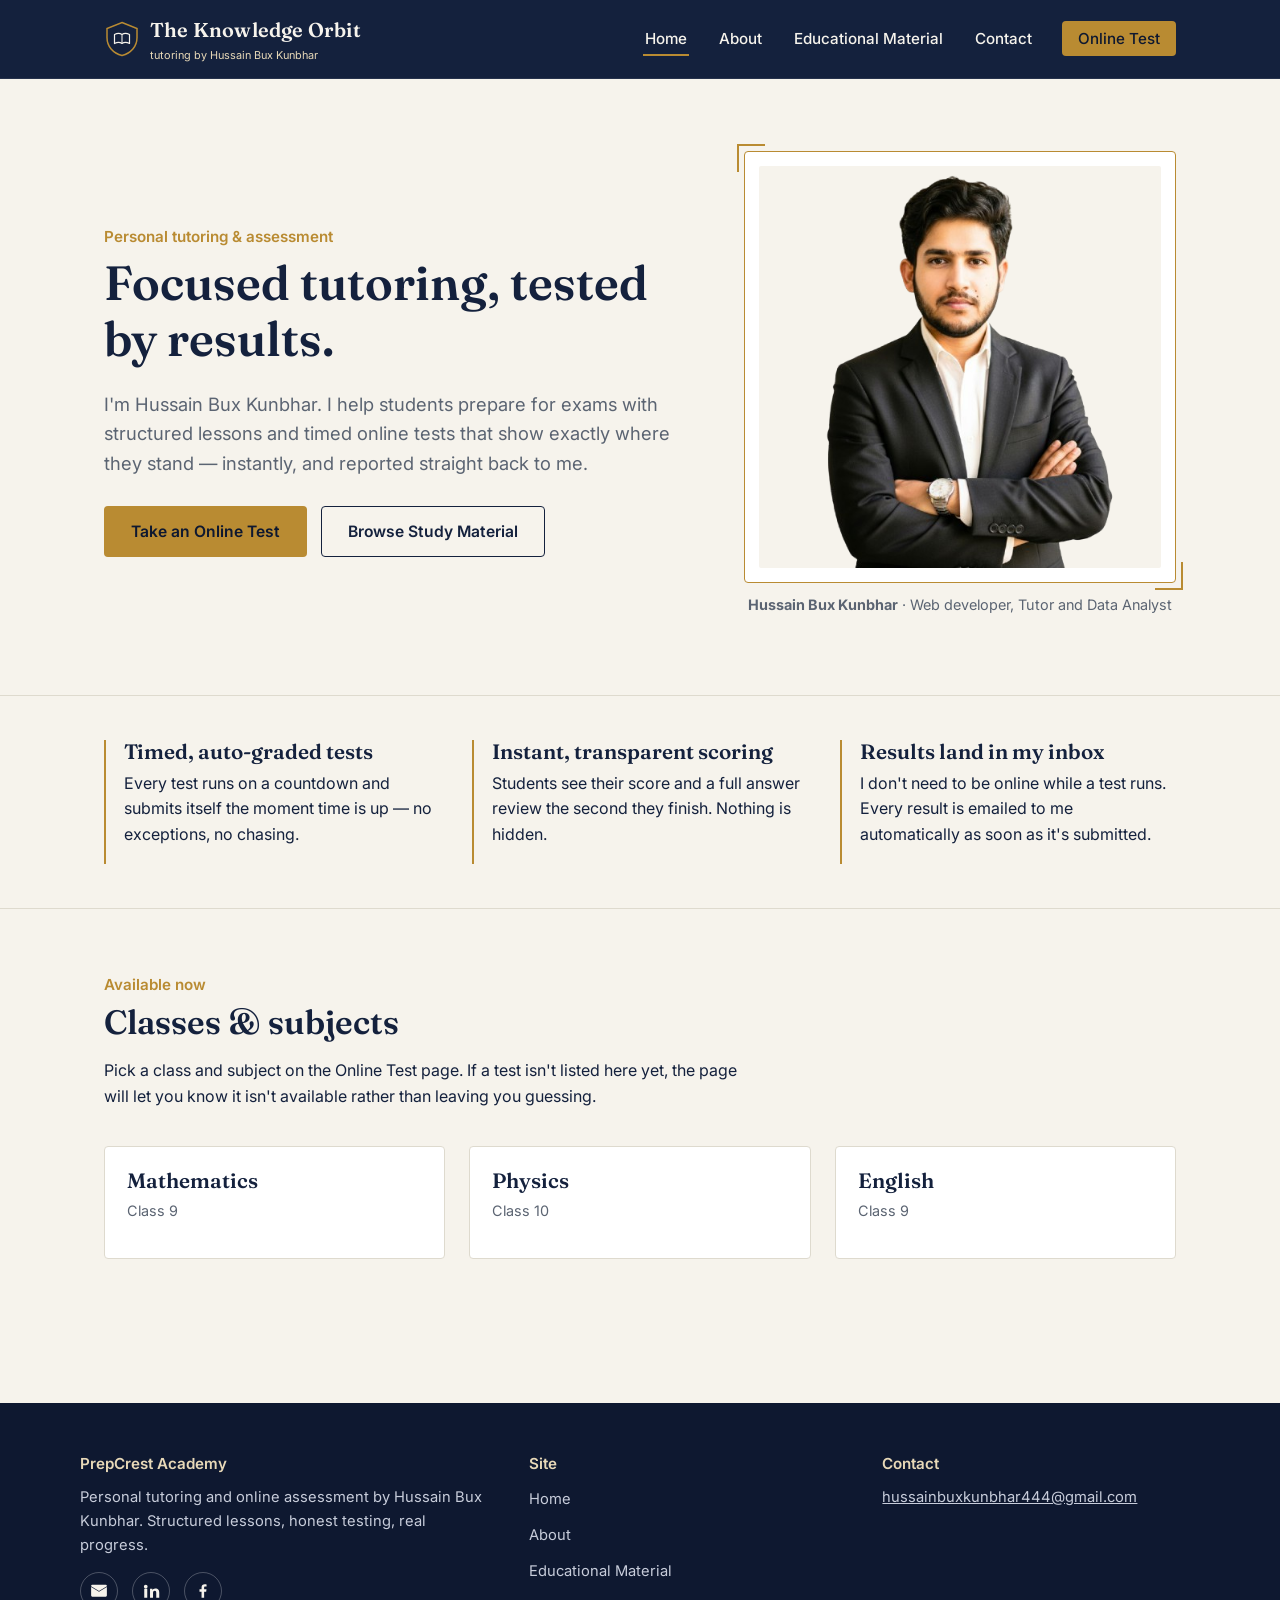
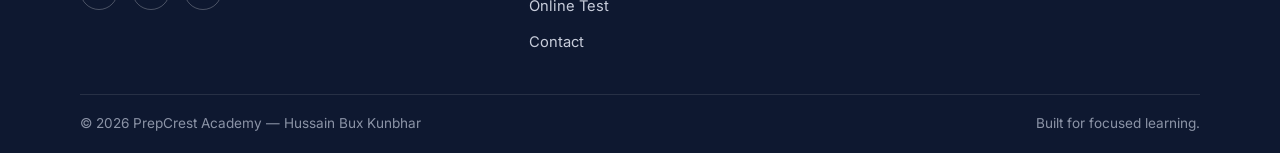
<file: index.html>
<!DOCTYPE html>
<html lang="en">
<head>
<meta charset="UTF-8" />
<meta name="viewport" content="width=device-width, initial-scale=1.0" />
<title>The Knowledge Orbit — Tutoring by Hussain Bux Kunbhar</title>
<meta name="description" content="Personal tutoring, online tests, and study material from Hussain Bux Kunbhar." />
<link rel="preconnect" href="https://fonts.googleapis.com">
<link rel="preconnect" href="https://fonts.gstatic.com" crossorigin>
<link href="https://fonts.googleapis.com/css2?family=Fraunces:wght@500;600;700&family=Inter:wght@400;500;600;700&display=swap" rel="stylesheet">
<link rel="stylesheet" href="css/style.css" />
<!-- Favicon: a simple gold-on-navy crest, generated inline so no extra file is needed -->
<link rel="icon" href="data:image/svg+xml,%3Csvg xmlns='http://www.w3.org/2000/svg' viewBox='0 0 48 48'%3E%3Cpath d='M24 2 L44 10 V22 C44 34 36 43 24 46 C12 43 4 34 4 22 V10 Z' fill='%2314213D' stroke='%23B98B32' stroke-width='2'/%3E%3C/svg%3E">
</head>
<body>

<header class="site-header">
  <nav class="nav">
    <a href="index.html" class="brand">
      <svg class="brand-mark" viewBox="0 0 48 48" xmlns="http://www.w3.org/2000/svg" aria-hidden="true">
        <path d="M24 2 L44 10 V22 C44 34 36 43 24 46 C12 43 4 34 4 22 V10 Z" fill="#14213D" stroke="#B98B32" stroke-width="2"/>
        <path d="M14 18 C18 16 21 16 24 18 C27 16 30 16 34 18 V30 C30 28 27 28 24 30 C21 28 18 28 14 30 Z" fill="none" stroke="#F6F3EC" stroke-width="1.6" stroke-linejoin="round"/>
        <line x1="24" y1="18" x2="24" y2="30" stroke="#F6F3EC" stroke-width="1.4"/>
      </svg>
      <span>
        <span class="brand-name">The Knowledge Orbit</span>
        <span class="brand-tagline">tutoring by Hussain Bux Kunbhar</span>
      </span>
    </a>
    <button class="nav-toggle" aria-label="Open menu" aria-expanded="false">&#9776;</button>
    <ul class="nav-links">
      <li><a href="index.html" aria-current="page">Home</a></li>
      <li><a href="about.html">About</a></li>
      <li><a href="material.html">Educational Material</a></li>
      <li><a href="contact.html">Contact</a></li>
      <li><a href="test.html" class="nav-cta">Online Test</a></li>
    </ul>
  </nav>
</header>

<main>

  <section class="hero">
    <div class="container hero-grid">
      <div class="hero-copy">
        <p class="eyebrow-label">Personal tutoring &amp; assessment</p>
        <h1>Focused tutoring, tested by results.</h1>
        <p class="lead">
          I'm Hussain Bux Kunbhar. I help students prepare for exams with
          structured lessons and timed online tests that show exactly where
          they stand — instantly, and reported straight back to me.
        </p>
        <div class="hero-actions">
          <a href="test.html" class="btn btn-gold">Take an Online Test</a>
          <a href="material.html" class="btn btn-outline">Browse Study Material</a>
        </div>
      </div>

      <div class="hero-photo">
        <div class="hero-photo-frame">
          <!--
            TUTOR PHOTO
            Replace the src below with the path to your photo, e.g. "assets/images/hussain-profile.jpg".
            Recommended size: a square (1:1) photo, at least 800x800 pixels,
            JPG or PNG, under 500KB. A plain-background head-and-shoulders
            photo works best. Until you add a real photo, your initials
            will show instead of a broken image.
          -->
          <img
            src="assets/images/hussain-profile.jpg"
            alt="Hussain Bux Kunbhar"
            class="tutor-photo"
            data-fallback-initials="HK"
          />
        </div>
        <p class="photo-caption"><b>Hussain Bux Kunbhar</b> &middot; Web developer, Tutor and Data Analyst
      </div>
    </div>
  </section>

  <section class="strip">
    <div class="container strip-grid">
      <div class="strip-item">
        <h3>Timed, auto-graded tests</h3>
        <p>Every test runs on a countdown and submits itself the moment time is up — no exceptions, no chasing.</p>
      </div>
      <div class="strip-item">
        <h3>Instant, transparent scoring</h3>
        <p>Students see their score and a full answer review the second they finish. Nothing is hidden.</p>
      </div>
      <div class="strip-item">
        <h3>Results land in my inbox</h3>
        <p>I don't need to be online while a test runs. Every result is emailed to me automatically as soon as it's submitted.</p>
      </div>
    </div>
  </section>

  <section class="section">
    <div class="container">
      <div class="section-head">
        <p class="eyebrow-label">Available now</p>
        <h2>Classes &amp; subjects</h2>
        <p>Pick a class and subject on the Online Test page. If a test isn't listed here yet, the page will let you know it isn't available rather than leaving you guessing.</p>
      </div>
      <div class="grid-3">
        <div class="subject-card">
          <h3>Mathematics</h3>
          <p class="subject-meta">Class 9</p>
        </div>
        <div class="subject-card">
          <h3>Physics</h3>
          <p class="subject-meta">Class 10</p>
        </div>
        <div class="subject-card">
          <h3>English</h3>
          <p class="subject-meta">Class 9</p>
        </div>
      </div>
    </div>
  </section>

</main>

<footer class="site-footer" id="site-footer"></footer>
<script src="js/footer.js"></script>
<script src="js/script.js"></script>
</body>
</html>
</file>
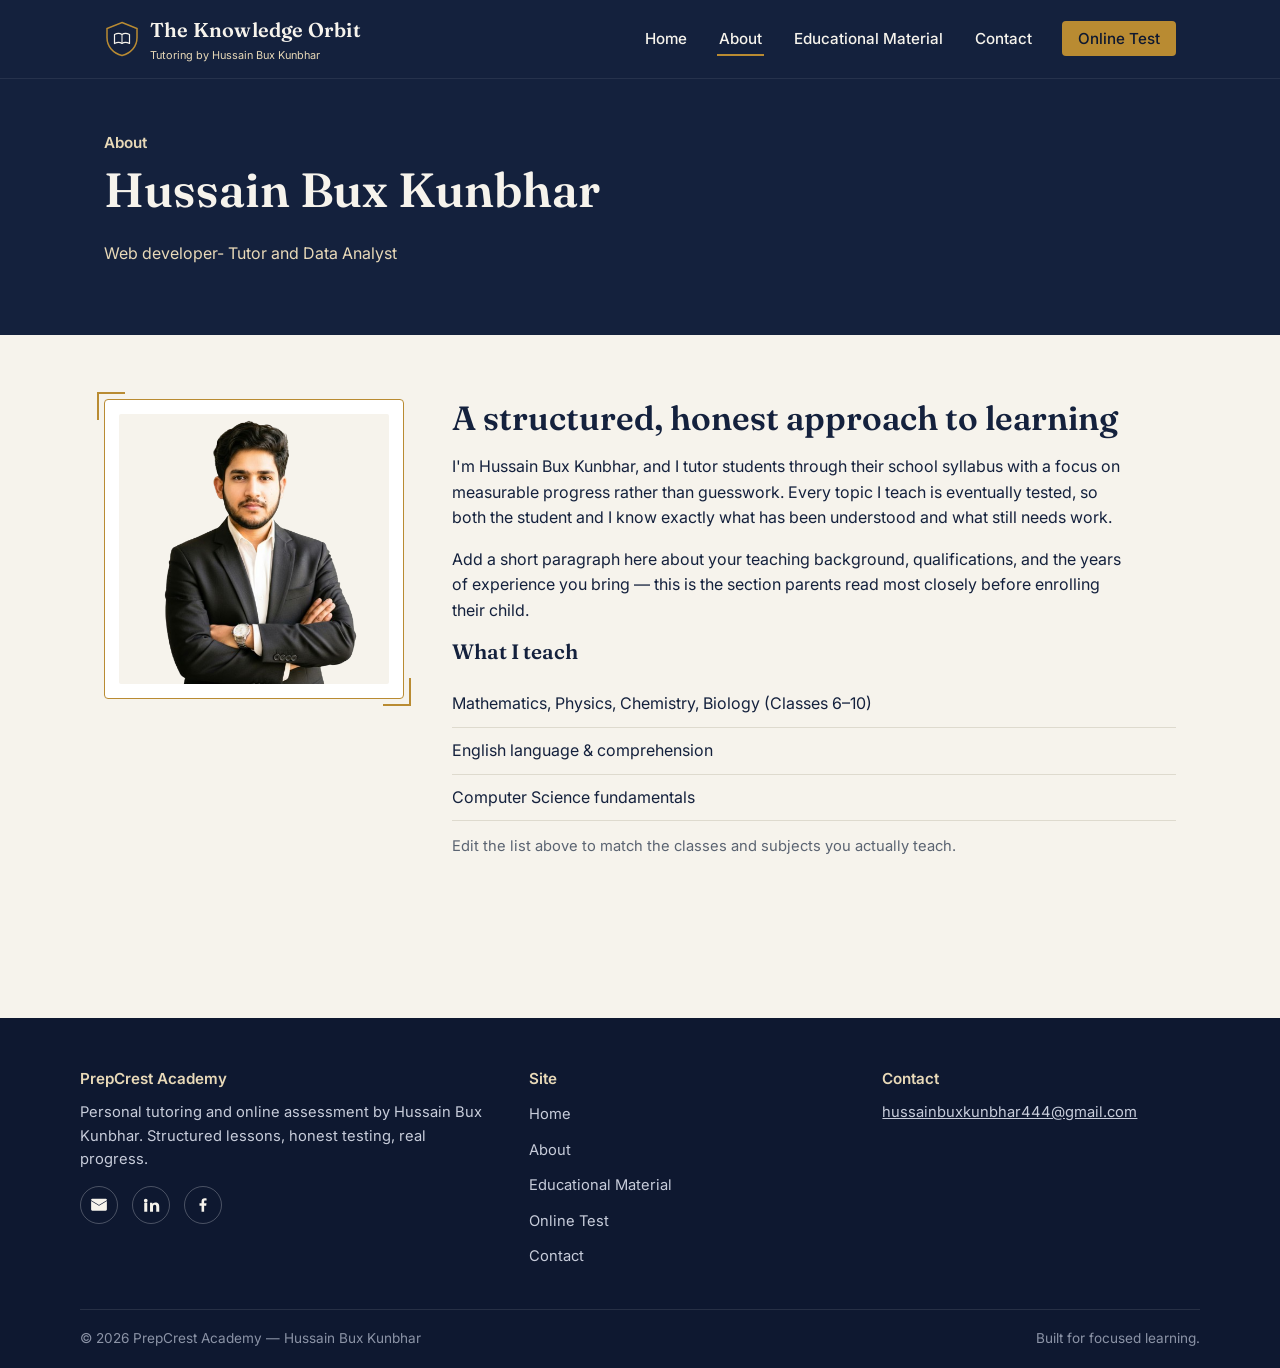
<file: about.html>
<!DOCTYPE html>
<html lang="en">
<head>
<meta charset="UTF-8" />
<meta name="viewport" content="width=device-width, initial-scale=1.0" />
<title>About Hussain Bux Kunbhar — The Knowledge Orbit</title>
<link rel="preconnect" href="https://fonts.googleapis.com">
<link rel="preconnect" href="https://fonts.gstatic.com" crossorigin>
<link href="https://fonts.googleapis.com/css2?family=Fraunces:wght@500;600;700&family=Inter:wght@400;500;600;700&display=swap" rel="stylesheet">
<link rel="stylesheet" href="css/style.css" />
<link rel="icon" href="data:image/svg+xml,%3Csvg xmlns='http://www.w3.org/2000/svg' viewBox='0 0 48 48'%3E%3Cpath d='M24 2 L44 10 V22 C44 34 36 43 24 46 C12 43 4 34 4 22 V10 Z' fill='%2314213D' stroke='%23B98B32' stroke-width='2'/%3E%3C/svg%3E">
</head>
<body>

<header class="site-header">
  <nav class="nav">
    <a href="index.html" class="brand">
      <svg class="brand-mark" viewBox="0 0 48 48" xmlns="http://www.w3.org/2000/svg" aria-hidden="true">
        <path d="M24 2 L44 10 V22 C44 34 36 43 24 46 C12 43 4 34 4 22 V10 Z" fill="#14213D" stroke="#B98B32" stroke-width="2"/>
        <path d="M14 18 C18 16 21 16 24 18 C27 16 30 16 34 18 V30 C30 28 27 28 24 30 C21 28 18 28 14 30 Z" fill="none" stroke="#F6F3EC" stroke-width="1.6" stroke-linejoin="round"/>
        <line x1="24" y1="18" x2="24" y2="30" stroke="#F6F3EC" stroke-width="1.4"/>
      </svg>
      <span>
        <span class="brand-name">The Knowledge Orbit</span>
        <span class="brand-tagline">Tutoring by Hussain Bux Kunbhar</span>
      </span>
    </a>
    <button class="nav-toggle" aria-label="Open menu" aria-expanded="false">&#9776;</button>
    <ul class="nav-links">
      <li><a href="index.html">Home</a></li>
      <li><a href="about.html" aria-current="page">About</a></li>
      <li><a href="material.html">Educational Material</a></li>
      <li><a href="contact.html">Contact</a></li>
      <li><a href="test.html" class="nav-cta">Online Test</a></li>
    </ul>
  </nav>
</header>

<main>

  <section class="page-banner">
    <div class="container">
      <p class="eyebrow-label">About</p>
      <h1>Hussain Bux Kunbhar</h1>
      <p>Web developer- Tutor  and  Data Analyst</p>
    </div>
  </section>

  <section class="section">
    <div class="container about-grid">
      <div>
        <div class="hero-photo-frame">
          <!--
            Same photo slot as the home page. Recommended size: square
            (1:1), at least 800x800 pixels, JPG or PNG, under 500KB.
          -->
          <img
            src="assets/images/hussain-profile.jpg"
            alt="Hussain Bux Kunbhar"
            class="tutor-photo"
            data-fallback-initials="HK"
          />
        </div>
      </div>

      <div>
        <h2>A structured, honest approach to learning</h2>
        <p>
          I'm Hussain Bux Kunbhar, and I tutor students through their
          school syllabus with a focus on measurable progress rather than
          guesswork. Every topic I teach is eventually tested, so both the
          student and I know exactly what has been understood and what
          still needs work.
        </p>
        <p>
          <!-- Replace this paragraph with your own background, qualifications, and experience. -->
          Add a short paragraph here about your teaching background,
          qualifications, and the years of experience you bring — this is
          the section parents read most closely before enrolling their
          child.
        </p>

        <h3>What I teach</h3>
        <ul class="credential-list">
          <li>Mathematics, Physics, Chemistry, Biology (Classes 6&ndash;10)</li>
          <li>English language &amp; comprehension</li>
          <li>Computer Science fundamentals</li>
        </ul>
        <p style="margin-top:14px; color:var(--slate); font-size:0.92rem;">
          Edit the list above to match the classes and subjects you actually teach.
        </p>
      </div>
    </div>
  </section>

</main>

<footer class="site-footer" id="site-footer"></footer>
<script src="js/footer.js"></script>
<script src="js/script.js"></script>
</body>
</html>
</file>
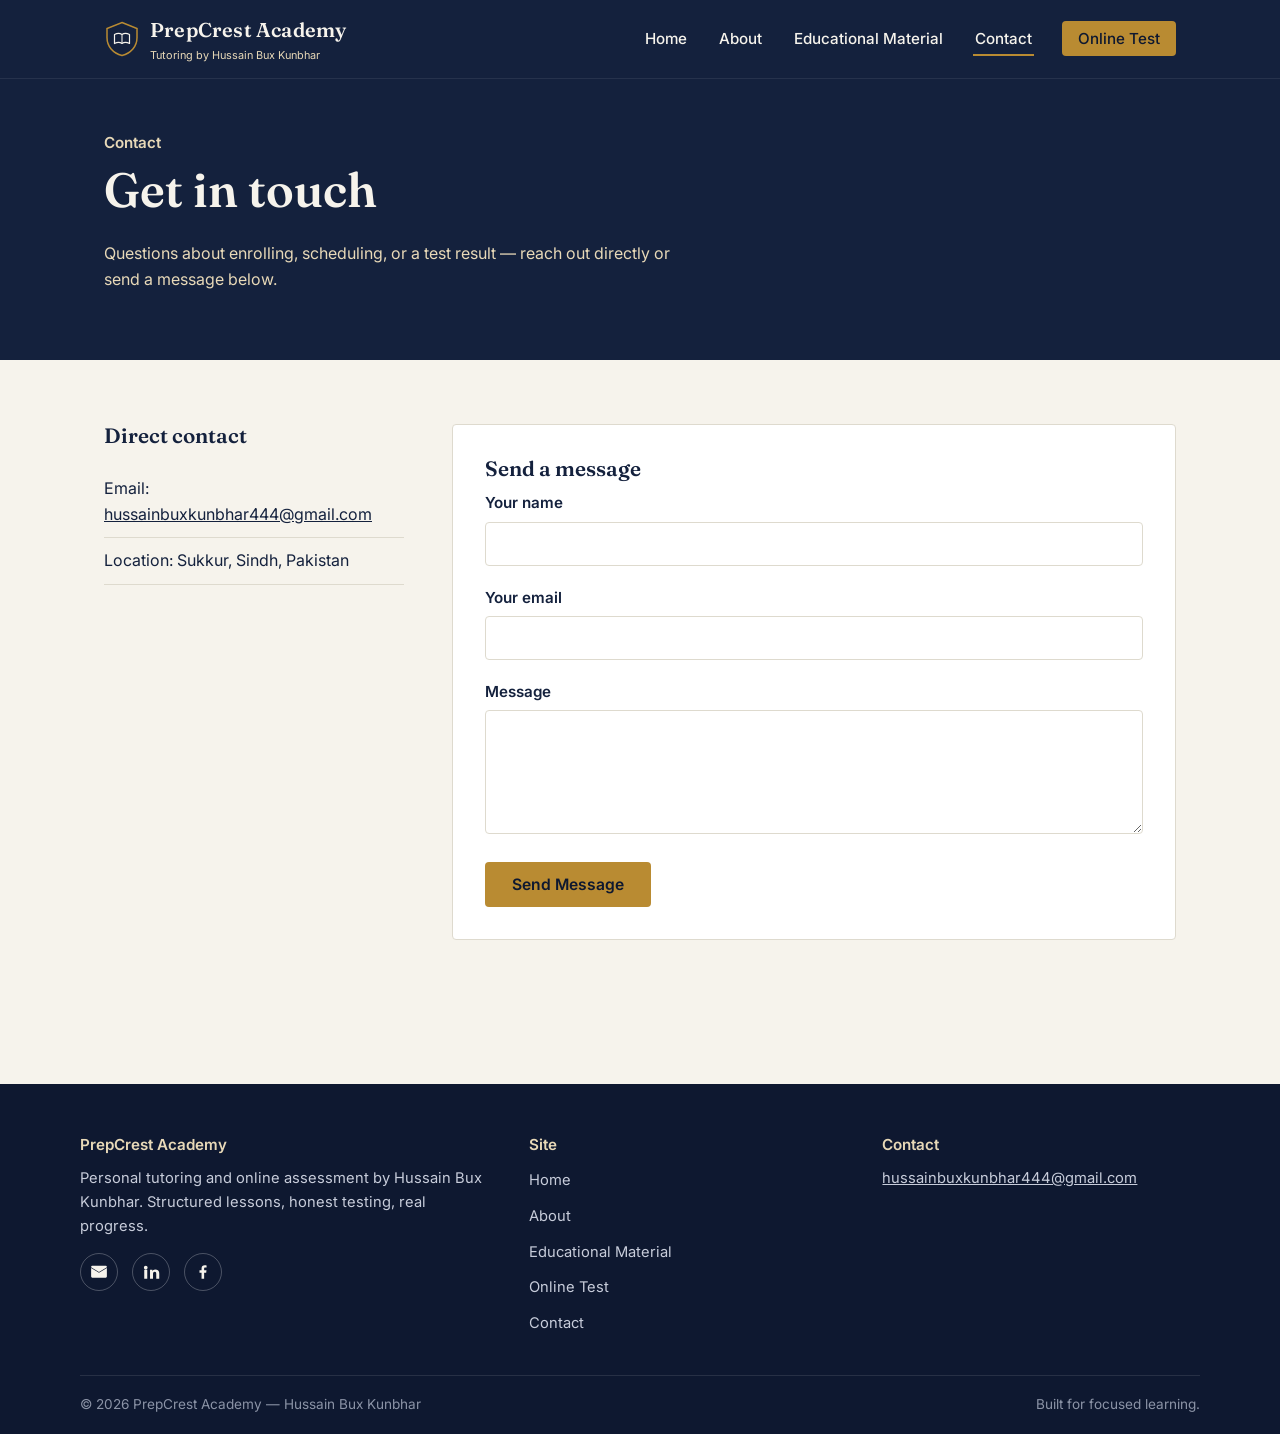
<file: contact.html>
<!DOCTYPE html>
<html lang="en">
<head>
<meta charset="UTF-8" />
<meta name="viewport" content="width=device-width, initial-scale=1.0" />
<title>Contact — PrepCrest Academy</title>
<link rel="preconnect" href="https://fonts.googleapis.com">
<link rel="preconnect" href="https://fonts.gstatic.com" crossorigin>
<link href="https://fonts.googleapis.com/css2?family=Fraunces:wght@500;600;700&family=Inter:wght@400;500;600;700&display=swap" rel="stylesheet">
<link rel="stylesheet" href="css/style.css" />
<link rel="icon" href="data:image/svg+xml,%3Csvg xmlns='http://www.w3.org/2000/svg' viewBox='0 0 48 48'%3E%3Cpath d='M24 2 L44 10 V22 C44 34 36 43 24 46 C12 43 4 34 4 22 V10 Z' fill='%2314213D' stroke='%23B98B32' stroke-width='2'/%3E%3C/svg%3E">
</head>
<body>

<header class="site-header">
  <nav class="nav">
    <a href="index.html" class="brand">
      <svg class="brand-mark" viewBox="0 0 48 48" xmlns="http://www.w3.org/2000/svg" aria-hidden="true">
        <path d="M24 2 L44 10 V22 C44 34 36 43 24 46 C12 43 4 34 4 22 V10 Z" fill="#14213D" stroke="#B98B32" stroke-width="2"/>
        <path d="M14 18 C18 16 21 16 24 18 C27 16 30 16 34 18 V30 C30 28 27 28 24 30 C21 28 18 28 14 30 Z" fill="none" stroke="#F6F3EC" stroke-width="1.6" stroke-linejoin="round"/>
        <line x1="24" y1="18" x2="24" y2="30" stroke="#F6F3EC" stroke-width="1.4"/>
      </svg>
      <span>
        <span class="brand-name">PrepCrest Academy</span>
        <span class="brand-tagline">Tutoring by Hussain Bux Kunbhar</span>
      </span>
    </a>
    <button class="nav-toggle" aria-label="Open menu" aria-expanded="false">&#9776;</button>
    <ul class="nav-links">
      <li><a href="index.html">Home</a></li>
      <li><a href="about.html">About</a></li>
      <li><a href="material.html">Educational Material</a></li>
      <li><a href="contact.html" aria-current="page">Contact</a></li>
      <li><a href="test.html" class="nav-cta">Online Test</a></li>
    </ul>
  </nav>
</header>

<main>

  <section class="page-banner">
    <div class="container">
      <p class="eyebrow-label">Contact</p>
      <h1>Get in touch</h1>
      <p>Questions about enrolling, scheduling, or a test result — reach out directly or send a message below.</p>
    </div>
  </section>

  <section class="section">
    <div class="container about-grid">
      <div>
        <h3>Direct contact</h3>
        <ul class="credential-list">
          <li>Email: <a href="mailto:hussainbuxkunbhar444@gmail.com">hussainbuxkunbhar444@gmail.com</a></li>
          <li>Location: Sukkur, Sindh, Pakistan</li>
        </ul>
      </div>

      <div class="panel">
        <h3>Send a message</h3>
        <form id="contact-form">
          <div class="field">
            <label for="contact-name">Your name</label>
            <input type="text" id="contact-name" name="name" required />
          </div>
          <div class="field">
            <label for="contact-email">Your email</label>
            <input type="text" id="contact-email" name="email" required />
          </div>
          <div class="field">
            <label for="contact-message">Message</label>
            <textarea id="contact-message" name="message" rows="5" required
              style="width:100%; padding:11px 12px; border:1.5px solid var(--hairline); border-radius:var(--radius); font-family:var(--font-body); font-size:1rem;"></textarea>
          </div>
          <div id="contact-status" class="notice hidden"></div>
          <button type="submit" id="contact-submit-btn" class="btn btn-gold">Send Message</button>
        </form>
      </div>
    </div>
  </section>

</main>

<footer class="site-footer" id="site-footer"></footer>
<script src="js/footer.js"></script>
<script src="js/script.js"></script>
<script>
  var CONTACT_FORMSPREE_ENDPOINT = "https://formspree.io/f/xppwpzow";

  document.getElementById("contact-form").addEventListener("submit", function (e) {
    e.preventDefault();
    var status = document.getElementById("contact-status");
    var submitBtn = document.getElementById("contact-submit-btn");

    if (!CONTACT_FORMSPREE_ENDPOINT) {
      status.className = "notice notice-danger";
      status.textContent = "Contact form isn't connected yet — add your Formspree endpoint in contact.html.";
      status.classList.remove("hidden");
      return;
    }

    var payload = {
      name: document.getElementById("contact-name").value,
      email: document.getElementById("contact-email").value,
      message: document.getElementById("contact-message").value,
    };

    submitBtn.disabled = true;
    submitBtn.textContent = "Sending...";
    status.classList.add("hidden");

    fetch(CONTACT_FORMSPREE_ENDPOINT, {
      method: "POST",
      headers: { "Content-Type": "application/json", Accept: "application/json" },
      body: JSON.stringify(payload),
    })
      .then(function (response) {
        if (!response.ok) {
          throw new Error("Formspree responded with status " + response.status);
        }
        status.className = "notice notice-success";
        status.textContent = "Message sent — thank you, I'll reply soon.";
        status.classList.remove("hidden");
        document.getElementById("contact-form").reset();
      })
      .catch(function (err) {
        console.error("Contact form submission failed:", err);
        status.className = "notice notice-danger";
        status.textContent = "Something went wrong sending your message. Please email directly instead.";
        status.classList.remove("hidden");
      })
      .finally(function () {
        submitBtn.disabled = false;
        submitBtn.textContent = "Send Message";
      });
  });
</script>
</body>
</html>
</file>
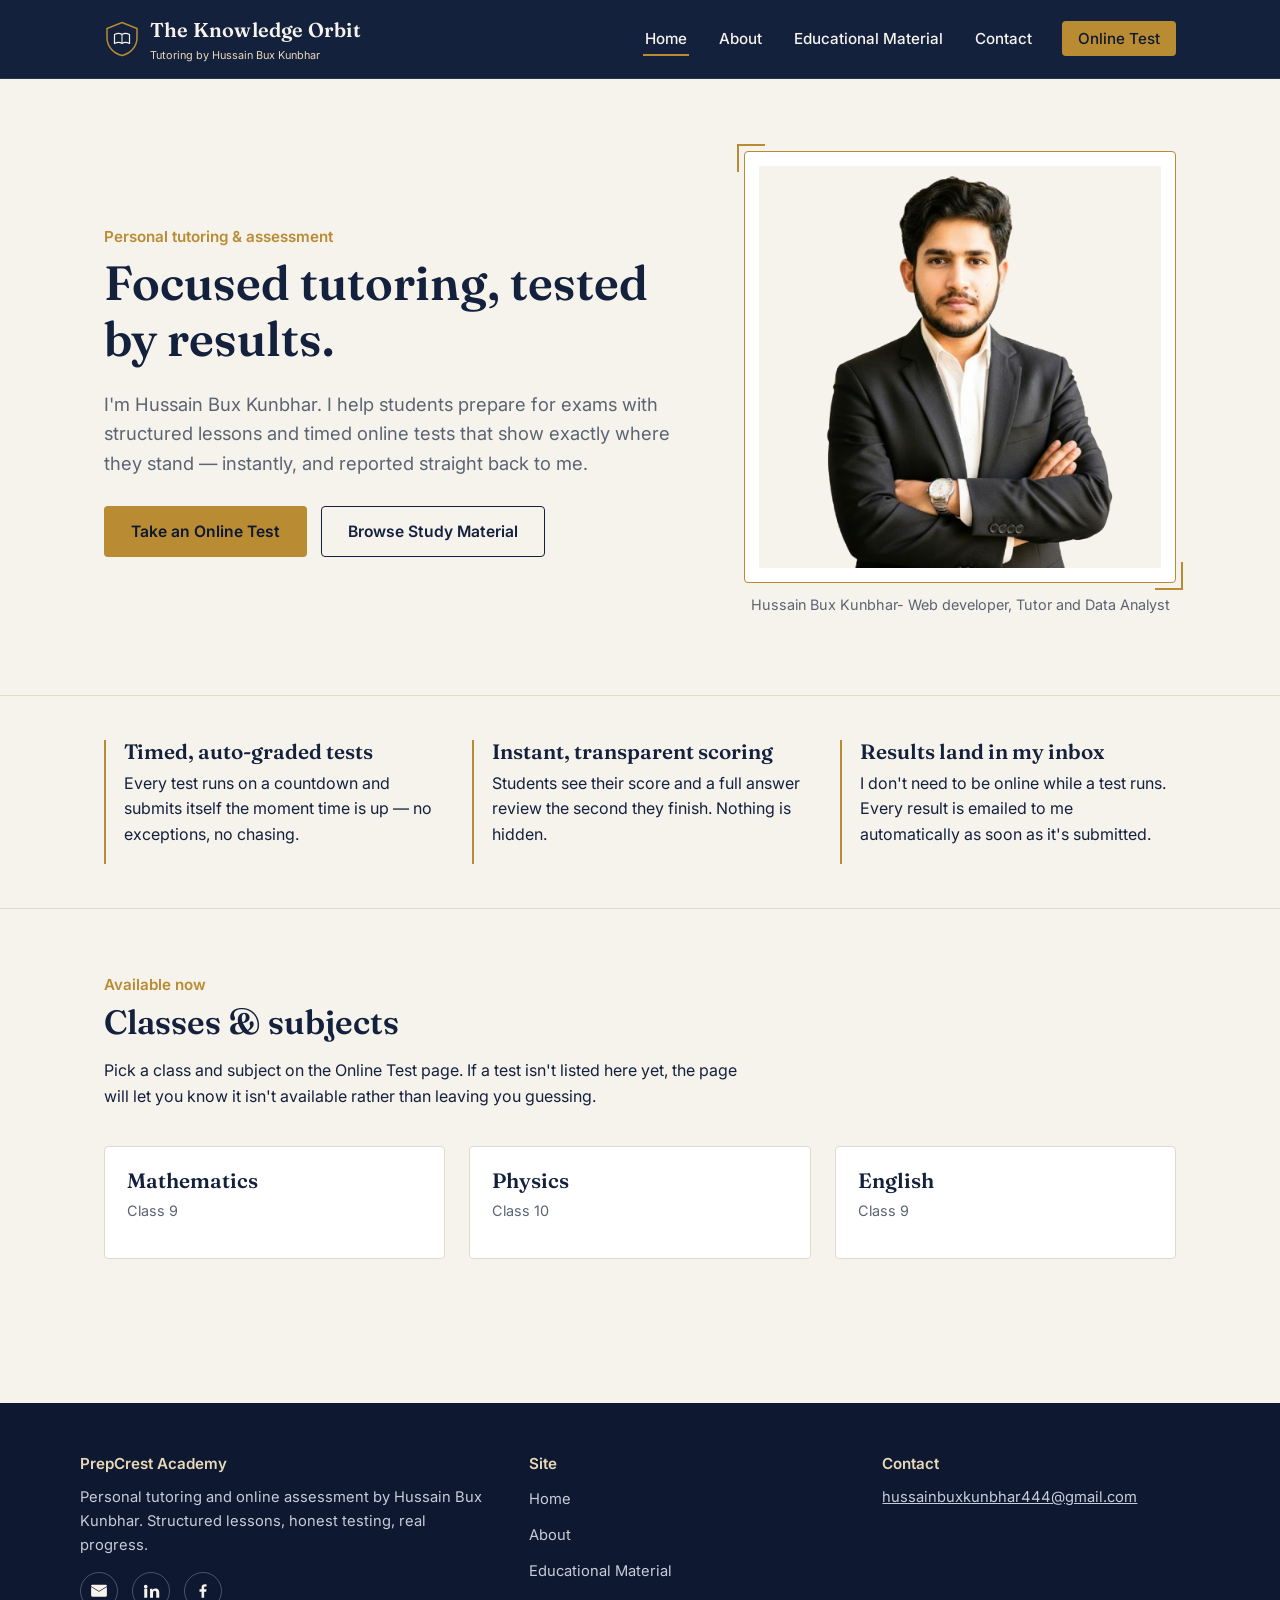
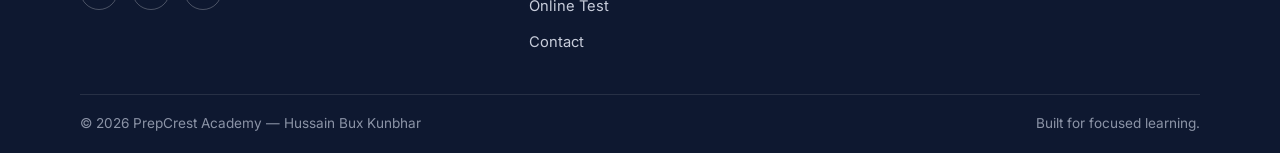
<file: index(1).html>
<!DOCTYPE html>
<html lang="en">
<head>
<meta charset="UTF-8" />
<meta name="viewport" content="width=device-width, initial-scale=1.0" />
<title>The Knowledge Orbit — Tutoring by Hussain Bux Kunbhar</title>
<meta name="description" content="Personal tutoring, online tests, and study material from Hussain Bux Kunbhar." />
<link rel="preconnect" href="https://fonts.googleapis.com">
<link rel="preconnect" href="https://fonts.gstatic.com" crossorigin>
<link href="https://fonts.googleapis.com/css2?family=Fraunces:wght@500;600;700&family=Inter:wght@400;500;600;700&display=swap" rel="stylesheet">
<link rel="stylesheet" href="css/style.css" />
<!-- Favicon: a simple gold-on-navy crest, generated inline so no extra file is needed -->
<link rel="icon" href="data:image/svg+xml,%3Csvg xmlns='http://www.w3.org/2000/svg' viewBox='0 0 48 48'%3E%3Cpath d='M24 2 L44 10 V22 C44 34 36 43 24 46 C12 43 4 34 4 22 V10 Z' fill='%2314213D' stroke='%23B98B32' stroke-width='2'/%3E%3C/svg%3E">
</head>
<body>

<header class="site-header">
  <nav class="nav">
    <a href="index.html" class="brand">
      <svg class="brand-mark" viewBox="0 0 48 48" xmlns="http://www.w3.org/2000/svg" aria-hidden="true">
        <path d="M24 2 L44 10 V22 C44 34 36 43 24 46 C12 43 4 34 4 22 V10 Z" fill="#14213D" stroke="#B98B32" stroke-width="2"/>
        <path d="M14 18 C18 16 21 16 24 18 C27 16 30 16 34 18 V30 C30 28 27 28 24 30 C21 28 18 28 14 30 Z" fill="none" stroke="#F6F3EC" stroke-width="1.6" stroke-linejoin="round"/>
        <line x1="24" y1="18" x2="24" y2="30" stroke="#F6F3EC" stroke-width="1.4"/>
      </svg>
      <span>
        <span class="brand-name">The Knowledge Orbit</span>
        <span class="brand-tagline">Tutoring by Hussain Bux Kunbhar</span>
      </span>
    </a>
    <button class="nav-toggle" aria-label="Open menu" aria-expanded="false">&#9776;</button>
    <ul class="nav-links">
      <li><a href="index.html" aria-current="page">Home</a></li>
      <li><a href="about.html">About</a></li>
      <li><a href="material.html">Educational Material</a></li>
      <li><a href="contact.html">Contact</a></li>
      <li><a href="test.html" class="nav-cta">Online Test</a></li>
    </ul>
  </nav>
</header>

<main>

  <section class="hero">
    <div class="container hero-grid">
      <div class="hero-copy">
        <p class="eyebrow-label">Personal tutoring &amp; assessment</p>
        <h1>Focused tutoring, tested by results.</h1>
        <p class="lead">
          I'm Hussain Bux Kunbhar. I help students prepare for exams with
          structured lessons and timed online tests that show exactly where
          they stand — instantly, and reported straight back to me.
        </p>
        <div class="hero-actions">
          <a href="test.html" class="btn btn-gold">Take an Online Test</a>
          <a href="material.html" class="btn btn-outline">Browse Study Material</a>
        </div>
      </div>

      <div class="hero-photo">
        <div class="hero-photo-frame">
          <!--
            TUTOR PHOTO
            Replace the src below with the path to your photo, e.g. "assets/images/hussain-profile.jpg".
            Recommended size: a square (1:1) photo, at least 800x800 pixels,
            JPG or PNG, under 500KB. A plain-background head-and-shoulders
            photo works best. Until you add a real photo, your initials
            will show instead of a broken image.
          -->
          <img
            src="assets/images/hussain-profile.jpg"
            alt="Hussain Bux Kunbhar"
            class="tutor-photo"
            data-fallback-initials="HK"
          />
        </div>
        <p class="photo-caption">Hussain Bux Kunbhar- Web developer, Tutor and Data Analyst</p>
      </div>
    </div>
  </section>

  <section class="strip">
    <div class="container strip-grid">
      <div class="strip-item">
        <h3>Timed, auto-graded tests</h3>
        <p>Every test runs on a countdown and submits itself the moment time is up — no exceptions, no chasing.</p>
      </div>
      <div class="strip-item">
        <h3>Instant, transparent scoring</h3>
        <p>Students see their score and a full answer review the second they finish. Nothing is hidden.</p>
      </div>
      <div class="strip-item">
        <h3>Results land in my inbox</h3>
        <p>I don't need to be online while a test runs. Every result is emailed to me automatically as soon as it's submitted.</p>
      </div>
    </div>
  </section>

  <section class="section">
    <div class="container">
      <div class="section-head">
        <p class="eyebrow-label">Available now</p>
        <h2>Classes &amp; subjects</h2>
        <p>Pick a class and subject on the Online Test page. If a test isn't listed here yet, the page will let you know it isn't available rather than leaving you guessing.</p>
      </div>
      <div class="grid-3">
        <div class="subject-card">
          <h3>Mathematics</h3>
          <p class="subject-meta">Class 9</p>
        </div>
        <div class="subject-card">
          <h3>Physics</h3>
          <p class="subject-meta">Class 10</p>
        </div>
        <div class="subject-card">
          <h3>English</h3>
          <p class="subject-meta">Class 9</p>
        </div>
      </div>
    </div>
  </section>

</main>

<footer class="site-footer" id="site-footer"></footer>
<script src="js/footer.js"></script>
<script src="js/script.js"></script>
</body>
</html>
</file>
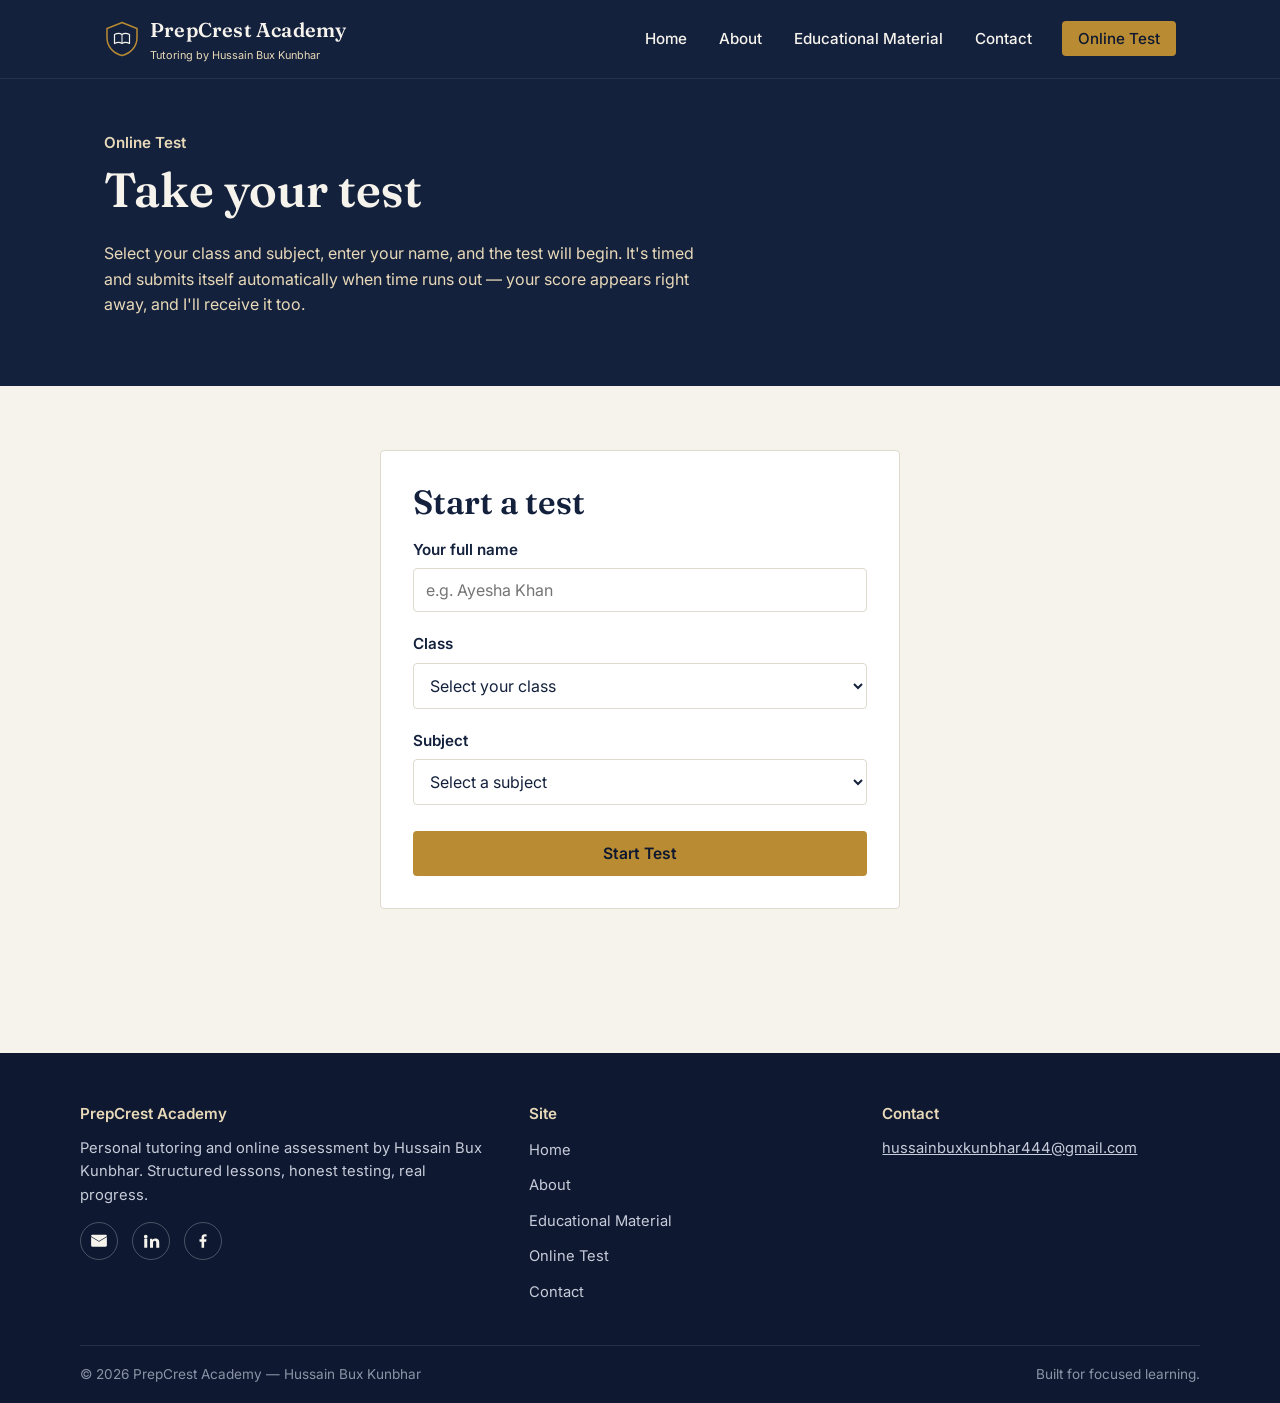
<file: test(1).html>
<!DOCTYPE html>
<html lang="en">
<head>
<meta charset="UTF-8" />
<meta name="viewport" content="width=device-width, initial-scale=1.0" />
<title>Online Test — PrepCrest Academy</title>
<link rel="preconnect" href="https://fonts.googleapis.com">
<link rel="preconnect" href="https://fonts.gstatic.com" crossorigin>
<link href="https://fonts.googleapis.com/css2?family=Fraunces:wght@500;600;700&family=Inter:wght@400;500;600;700&display=swap" rel="stylesheet">
<link rel="stylesheet" href="css/style.css" />
<link rel="icon" href="data:image/svg+xml,%3Csvg xmlns='http://www.w3.org/2000/svg' viewBox='0 0 48 48'%3E%3Cpath d='M24 2 L44 10 V22 C44 34 36 43 24 46 C12 43 4 34 4 22 V10 Z' fill='%2314213D' stroke='%23B98B32' stroke-width='2'/%3E%3C/svg%3E">
</head>
<body>

<header class="site-header">
  <nav class="nav">
    <a href="index.html" class="brand">
      <svg class="brand-mark" viewBox="0 0 48 48" xmlns="http://www.w3.org/2000/svg" aria-hidden="true">
        <path d="M24 2 L44 10 V22 C44 34 36 43 24 46 C12 43 4 34 4 22 V10 Z" fill="#14213D" stroke="#B98B32" stroke-width="2"/>
        <path d="M14 18 C18 16 21 16 24 18 C27 16 30 16 34 18 V30 C30 28 27 28 24 30 C21 28 18 28 14 30 Z" fill="none" stroke="#F6F3EC" stroke-width="1.6" stroke-linejoin="round"/>
        <line x1="24" y1="18" x2="24" y2="30" stroke="#F6F3EC" stroke-width="1.4"/>
      </svg>
      <span>
        <span class="brand-name">PrepCrest Academy</span>
        <span class="brand-tagline">Tutoring by Hussain Bux Kunbhar</span>
      </span>
    </a>
    <button class="nav-toggle" aria-label="Open menu" aria-expanded="false">&#9776;</button>
    <ul class="nav-links">
      <li><a href="index.html">Home</a></li>
      <li><a href="about.html">About</a></li>
      <li><a href="material.html">Educational Material</a></li>
      <li><a href="contact.html">Contact</a></li>
      <li><a href="test.html" class="nav-cta" aria-current="page">Online Test</a></li>
    </ul>
  </nav>
</header>

<main>

  <section class="page-banner">
    <div class="container">
      <p class="eyebrow-label">Online Test</p>
      <h1>Take your test</h1>
      <p>Select your class and subject, enter your name, and the test will begin. It's timed and submits itself automatically when time runs out — your score appears right away, and I'll receive it too.</p>
    </div>
  </section>

  <section class="section">
    <div class="container">

      <!-- STEP 1: Selection -->
      <div id="test-select-panel" class="panel test-select-panel">
        <h2>Start a test</h2>
        <form id="test-select-form" novalidate>
          <div class="field">
            <label for="select-name">Your full name</label>
            <input type="text" id="select-name" placeholder="e.g. Ayesha Khan" autocomplete="name" />
          </div>
          <div class="field">
            <label for="select-class">Class</label>
            <select id="select-class">
              <option value="">Select your class</option>
            </select>
          </div>
          <div class="field">
            <label for="select-subject">Subject</label>
            <select id="select-subject">
              <option value="">Select a subject</option>
            </select>
          </div>
          <div id="select-error" class="notice notice-danger hidden"></div>
          <button type="submit" class="btn btn-gold" style="width:100%; margin-top:6px;">Start Test</button>
        </form>
      </div>

      <!-- STEP 2: Quiz (hidden until a valid test is selected) -->
      <div id="quiz-panel" class="hidden">
        <div class="quiz-meta-strip">
          <span id="quiz-student-name"></span>
        </div>
        <div class="quiz-header">
          <h2 id="quiz-title" style="margin:0;"></h2>
          <div class="quiz-progress-track">
            <div class="quiz-progress-fill" id="progress-fill"></div>
          </div>
          <div class="timer" id="timer">00:00</div>
        </div>

        <div id="question-container"></div>

        <div class="quiz-nav">
          <button type="button" id="btn-prev" class="btn btn-outline">Previous</button>
          <div>
            <button type="button" id="btn-next" class="btn btn-primary">Next</button>
            <button type="button" id="btn-submit" class="btn btn-gold hidden">Submit Test</button>
          </div>
        </div>
      </div>

      <!-- STEP 3: Results -->
      <div id="results-panel" class="hidden"></div>

    </div>
  </section>

</main>

<footer class="site-footer" id="site-footer"></footer>
<script src="js/footer.js"></script>
<script src="js/questions.js"></script>
<script src="js/quiz.js"></script>
<script src="js/script.js"></script>
</body>
</html>
</file>
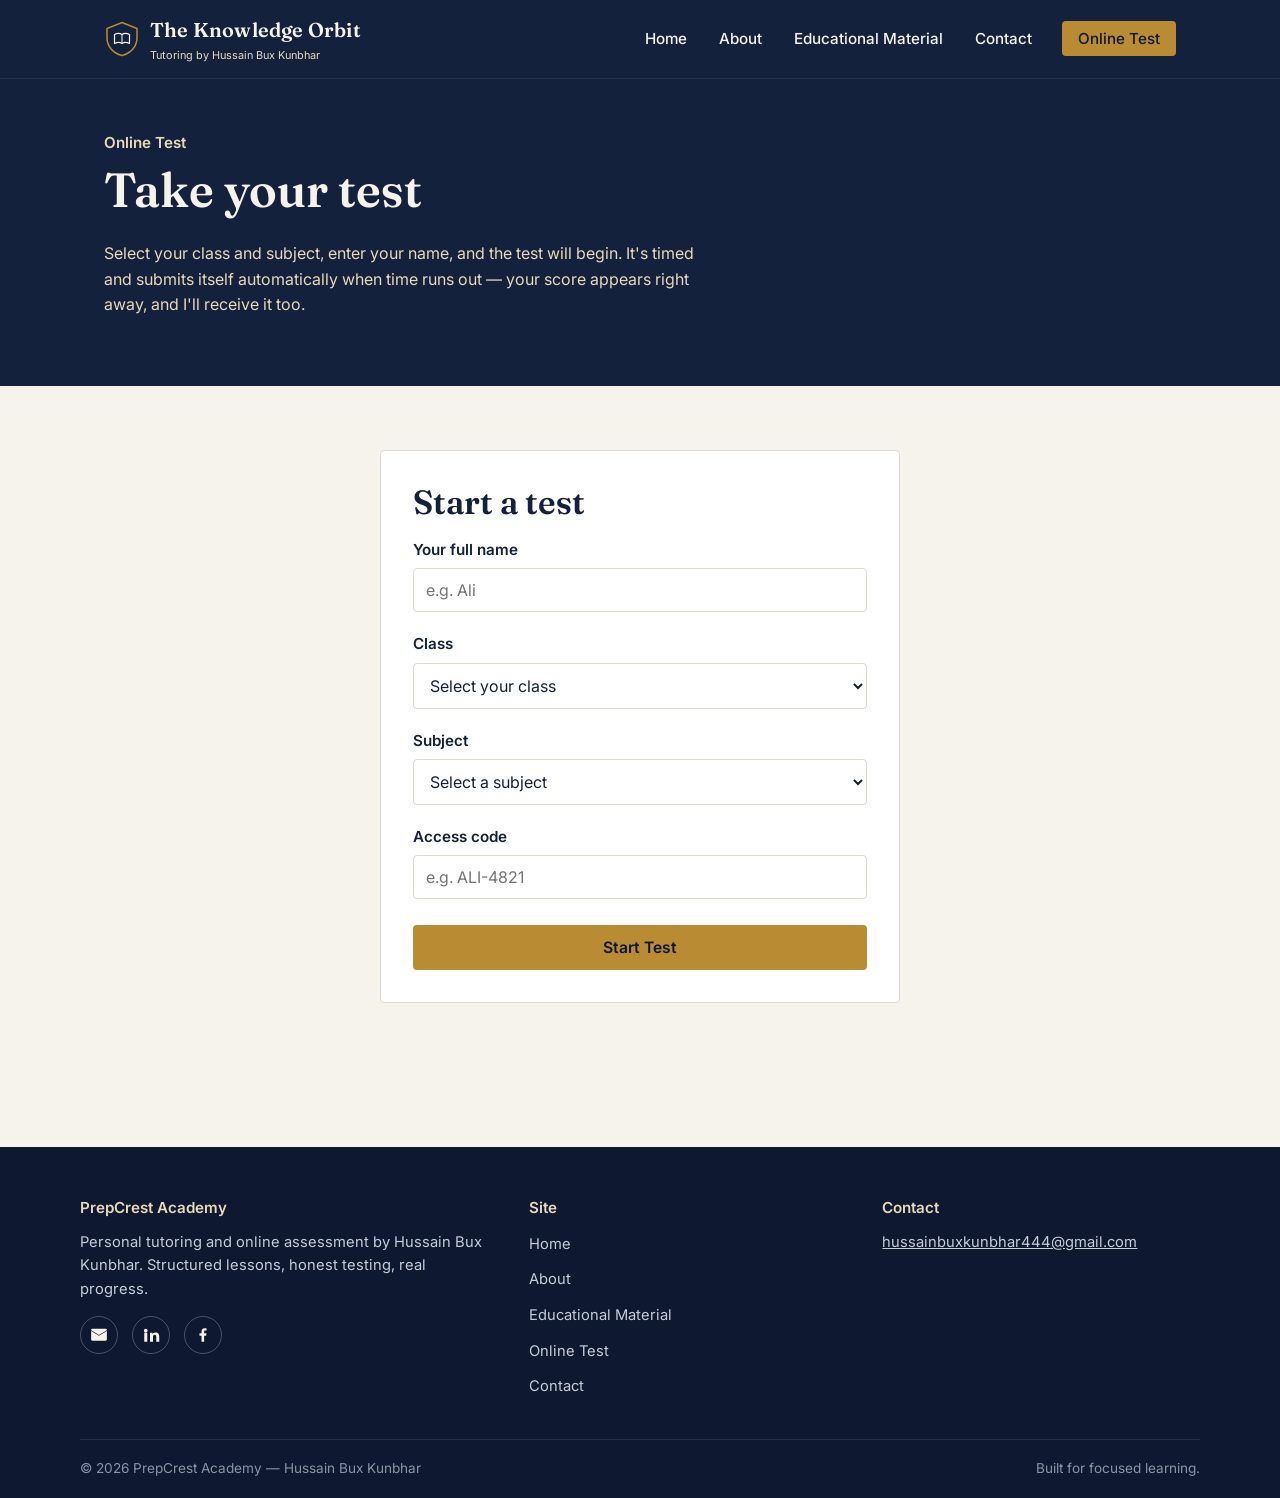
<file: test.html>
<!DOCTYPE html>
<html lang="en">
<head>
<meta charset="UTF-8" />
<meta name="viewport" content="width=device-width, initial-scale=1.0" />
<title>Online Test — PrepCrest Academy</title>
<link rel="preconnect" href="https://fonts.googleapis.com">
<link rel="preconnect" href="https://fonts.gstatic.com" crossorigin>
<link href="https://fonts.googleapis.com/css2?family=Fraunces:wght@500;600;700&family=Inter:wght@400;500;600;700&display=swap" rel="stylesheet">
<link rel="stylesheet" href="css/style.css" />
<link rel="icon" href="data:image/svg+xml,%3Csvg xmlns='http://www.w3.org/2000/svg' viewBox='0 0 48 48'%3E%3Cpath d='M24 2 L44 10 V22 C44 34 36 43 24 46 C12 43 4 34 4 22 V10 Z' fill='%2314213D' stroke='%23B98B32' stroke-width='2'/%3E%3C/svg%3E">
</head>
<body>

<header class="site-header">
  <nav class="nav">
    <a href="index.html" class="brand">
      <svg class="brand-mark" viewBox="0 0 48 48" xmlns="http://www.w3.org/2000/svg" aria-hidden="true">
        <path d="M24 2 L44 10 V22 C44 34 36 43 24 46 C12 43 4 34 4 22 V10 Z" fill="#14213D" stroke="#B98B32" stroke-width="2"/>
        <path d="M14 18 C18 16 21 16 24 18 C27 16 30 16 34 18 V30 C30 28 27 28 24 30 C21 28 18 28 14 30 Z" fill="none" stroke="#F6F3EC" stroke-width="1.6" stroke-linejoin="round"/>
        <line x1="24" y1="18" x2="24" y2="30" stroke="#F6F3EC" stroke-width="1.4"/>
      </svg>
      <span>
        <span class="brand-name">The Knowledge Orbit</span>
        <span class="brand-tagline">Tutoring by Hussain Bux Kunbhar</span>
      </span>
    </a>
    <button class="nav-toggle" aria-label="Open menu" aria-expanded="false">&#9776;</button>
    <ul class="nav-links">
      <li><a href="index.html">Home</a></li>
      <li><a href="about.html">About</a></li>
      <li><a href="material.html">Educational Material</a></li>
      <li><a href="contact.html">Contact</a></li>
      <li><a href="test.html" class="nav-cta" aria-current="page">Online Test</a></li>
    </ul>
  </nav>
</header>

<main>

  <section class="page-banner">
    <div class="container">
      <p class="eyebrow-label">Online Test</p>
      <h1>Take your test</h1>
      <p>Select your class and subject, enter your name, and the test will begin. It's timed and submits itself automatically when time runs out — your score appears right away, and I'll receive it too.</p>
    </div>
  </section>

  <section class="section">
    <div class="container">

      <!-- STEP 1: Selection -->
      <div id="test-select-panel" class="panel test-select-panel">
        <h2>Start a test</h2>
        <form id="test-select-form" novalidate>
          <div class="field">
            <label for="select-name">Your full name</label>
            <input type="text" id="select-name" placeholder="e.g. Ali" autocomplete="name" />
          </div>
          <div class="field">
            <label for="select-class">Class</label>
            <select id="select-class">
              <option value="">Select your class</option>
            </select>
          </div>
          <div class="field">
            <label for="select-subject">Subject</label>
            <select id="select-subject">
              <option value="">Select a subject</option>
            </select>
          </div>
          <div class="field">
  <label for="select-code">Access code</label>
  <input type="text" id="select-code" placeholder="e.g. ALI-4821" autocomplete="off" />
</div>
          <div id="select-error" class="notice notice-danger hidden"></div>
          <button type="submit" class="btn btn-gold" style="width:100%; margin-top:6px;">Start Test</button>
        </form>
      </div>

      <!-- STEP 2: Quiz (hidden until a valid test is selected) -->
      <div id="quiz-panel" class="hidden">
        <div class="quiz-meta-strip">
          <span id="quiz-student-name"></span>
        </div>
        <div class="quiz-header">
          <h2 id="quiz-title" style="margin:0;"></h2>
          <div class="quiz-progress-track">
            <div class="quiz-progress-fill" id="progress-fill"></div>
          </div>
          <div class="timer" id="timer">00:00</div>
        </div>

        <div id="question-container"></div>

        <div class="quiz-nav">
          <button type="button" id="btn-prev" class="btn btn-outline">Previous</button>
          <div>
            <button type="button" id="btn-next" class="btn btn-primary">Next</button>
            <button type="button" id="btn-submit" class="btn btn-gold hidden">Submit Test</button>
          </div>
        </div>
      </div>

      <!-- STEP 3: Results -->
      <div id="results-panel" class="hidden"></div>

    </div>
  </section>

</main>

<footer class="site-footer" id="site-footer"></footer>
<script src="js/footer.js"></script>
<script src="js/questions.js"></script>
<script src="js/quiz.js"></script>
<script src="js/script.js"></script>
</body>
</html>
</file>
<file: css/style.css>
/* ==========================================================================
   PrepCrest Academy — stylesheet
   Tutor: Hussain Bux Kunbhar

   TOKEN SYSTEM — change the site's whole palette/type from this one block.
   ========================================================================== */

:root {
  /* Color */
  --ink:        #14213D;   /* primary navy — headings, nav */
  --ink-deep:   #0E1830;   /* darker navy — footer, nav gradient */
  --parchment:  #F6F3EC;   /* page background */
  --panel:      #FFFFFF;   /* card / panel background */
  --gold:       #B98B32;   /* accent — CTAs, highlights, borders */
  --gold-soft:  #E8D9B8;   /* light gold, hairlines on dark bg */
  --slate:      #5B6472;   /* secondary text */
  --hairline:   #DEDACE;   /* light borders on parchment */
  --success:    #2F6F52;
  --success-bg: #E7F1EC;
  --danger:     #A6423B;
  --danger-bg:  #F7E9E7;

  /* Type */
  --font-display: "Fraunces", Georgia, "Times New Roman", serif;
  --font-body: "Inter", -apple-system, BlinkMacSystemFont, "Segoe UI", sans-serif;

  /* Layout */
  --max-width: 1120px;
  --radius: 4px;
}

* { box-sizing: border-box; }

html { scroll-behavior: smooth; }

body {
  margin: 0;
  font-family: var(--font-body);
  color: var(--ink);
  background: var(--parchment);
  line-height: 1.6;
  -webkit-font-smoothing: antialiased;
}

img { max-width: 100%; display: block; }

a { color: inherit; }

h1, h2, h3, h4 {
  font-family: var(--font-display);
  font-weight: 600;
  line-height: 1.15;
  margin: 0 0 0.5em;
}

h1 { font-size: clamp(2.1rem, 4vw, 3rem); }
h2 { font-size: clamp(1.6rem, 3vw, 2.1rem); }
h3 { font-size: 1.3rem; }

p { margin: 0 0 1em; max-width: 68ch; }

.container {
  max-width: var(--max-width);
  margin: 0 auto;
  padding: 0 24px;
}

.eyebrow-label {
  color: var(--gold);
  font-weight: 600;
  font-size: 0.95rem;
  margin-bottom: 0.4em;
}

.btn {
  display: inline-block;
  font-family: var(--font-body);
  font-weight: 600;
  font-size: 0.98rem;
  padding: 12px 26px;
  border-radius: var(--radius);
  text-decoration: none;
  border: 1.5px solid transparent;
  cursor: pointer;
  transition: background 0.15s ease, color 0.15s ease, border-color 0.15s ease;
}

.btn-primary {
  background: var(--ink);
  color: var(--parchment);
}
.btn-primary:hover { background: var(--ink-deep); }

.btn-gold {
  background: var(--gold);
  color: var(--ink-deep);
}
.btn-gold:hover { background: #a67c2b; }

.btn-outline {
  background: transparent;
  color: var(--ink);
  border-color: var(--ink);
}
.btn-outline:hover { background: var(--ink); color: var(--parchment); }

.btn:disabled {
  opacity: 0.5;
  cursor: not-allowed;
}

/* ---------------------------------------------------------------------- */
/* Navigation                                                             */
/* ---------------------------------------------------------------------- */

.site-header {
  position: sticky;
  top: 0;
  z-index: 100;
  background: var(--ink);
  border-bottom: 1px solid rgba(255,255,255,0.08);
}

.nav {
  display: flex;
  align-items: center;
  justify-content: space-between;
  padding: 14px 24px;
  max-width: var(--max-width);
  margin: 0 auto;
}

.brand {
  display: flex;
  align-items: center;
  gap: 10px;
  text-decoration: none;
  color: var(--parchment);
}

.brand-mark { width: 36px; height: 36px; flex-shrink: 0; }

.brand-name {
  font-family: var(--font-display);
  font-weight: 600;
  font-size: 1.25rem;
  letter-spacing: 0.2px;
}

.brand-tagline {
  display: block;
  font-family: var(--font-body);
  font-size: 0.68rem;
  color: var(--gold-soft);
  font-weight: 400;
  margin-top: 1px;
}

.nav-links {
  display: flex;
  align-items: center;
  gap: 28px;
  list-style: none;
  margin: 0;
  padding: 0;
}

.nav-links a {
  color: var(--parchment);
  text-decoration: none;
  font-size: 0.95rem;
  font-weight: 500;
  padding: 6px 2px;
  border-bottom: 2px solid transparent;
  transition: border-color 0.15s ease, color 0.15s ease;
}

.nav-links a:hover,
.nav-links a[aria-current="page"] {
  border-bottom-color: var(--gold);
}

.nav-links a.nav-cta {
  background: var(--gold);
  color: var(--ink-deep);
  padding: 8px 16px;
  border-radius: var(--radius);
  border-bottom: none;
}
.nav-links a.nav-cta:hover { background: #a67c2b; }

.nav-toggle {
  display: none;
  background: none;
  border: none;
  color: var(--parchment);
  font-size: 1.6rem;
  cursor: pointer;
}

@media (max-width: 820px) {
  .nav-toggle { display: block; }
  .nav-links {
    position: absolute;
    top: 100%;
    left: 0;
    right: 0;
    background: var(--ink);
    flex-direction: column;
    align-items: flex-start;
    padding: 8px 24px 20px;
    gap: 14px;
    display: none;
  }
  .nav-links.open { display: flex; }
  .site-header { position: relative; }
}

/* ---------------------------------------------------------------------- */
/* Hero (home page)                                                       */
/* ---------------------------------------------------------------------- */

.hero {
  padding: 72px 0 64px;
}

.hero-grid {
  display: grid;
  grid-template-columns: 1.15fr 0.85fr;
  gap: 56px;
  align-items: center;
}

@media (max-width: 860px) {
  .hero-grid { grid-template-columns: 1fr; }
}

.hero-copy p.lead {
  font-size: 1.15rem;
  color: var(--slate);
}

.hero-actions {
  display: flex;
  gap: 14px;
  margin-top: 28px;
  flex-wrap: wrap;
}

.hero-photo-frame {
  position: relative;
  border: 1.5px solid var(--gold);
  padding: 14px;
  background: var(--panel);
  border-radius: var(--radius);
}

.hero-photo-frame::before {
  content: "";
  position: absolute;
  top: -8px;
  left: -8px;
  width: 26px;
  height: 26px;
  border-top: 2px solid var(--gold);
  border-left: 2px solid var(--gold);
}

.hero-photo-frame::after {
  content: "";
  position: absolute;
  bottom: -8px;
  right: -8px;
  width: 26px;
  height: 26px;
  border-bottom: 2px solid var(--gold);
  border-right: 2px solid var(--gold);
}

/* Tutor photo — see HTML comment above the <img> tag for exact size guidance */
.tutor-photo {
  width: 100%;
  aspect-ratio: 1 / 1;
  object-fit: cover;
  border-radius: 2px;
  background: var(--parchment);
}

.photo-caption {
  text-align: center;
  font-size: 0.9rem;
  color: var(--slate);
  margin-top: 10px;
}

/* ---------------------------------------------------------------------- */
/* Feature strip / stats                                                  */
/* ---------------------------------------------------------------------- */

.strip {
  border-top: 1px solid var(--hairline);
  border-bottom: 1px solid var(--hairline);
  padding: 44px 0;
}

.strip-grid {
  display: grid;
  grid-template-columns: repeat(3, 1fr);
  gap: 32px;
}

@media (max-width: 720px) {
  .strip-grid { grid-template-columns: 1fr; }
}

.strip-item h3 {
  margin-bottom: 0.35em;
}

.strip-item {
  border-left: 2px solid var(--gold);
  padding-left: 18px;
}

/* ---------------------------------------------------------------------- */
/* Sections / panels                                                      */
/* ---------------------------------------------------------------------- */

.section { padding: 64px 0; }
.section-tight { padding: 40px 0; }

.section-head { max-width: 640px; margin-bottom: 36px; }

.panel {
  background: var(--panel);
  border: 1px solid var(--hairline);
  border-radius: var(--radius);
  padding: 32px;
}

.grid-3 {
  display: grid;
  grid-template-columns: repeat(3, 1fr);
  gap: 24px;
}

@media (max-width: 860px) {
  .grid-3 { grid-template-columns: 1fr 1fr; }
}
@media (max-width: 600px) {
  .grid-3 { grid-template-columns: 1fr; }
}

.subject-card {
  border: 1px solid var(--hairline);
  border-radius: var(--radius);
  padding: 22px;
  background: var(--panel);
}

.subject-card h3 { margin-bottom: 6px; }

.subject-card .subject-meta {
  color: var(--slate);
  font-size: 0.9rem;
}

/* ---------------------------------------------------------------------- */
/* Test / Quiz UI                                                         */
/* ---------------------------------------------------------------------- */

.test-select-panel {
  max-width: 520px;
  margin: 0 auto;
}

.field {
  margin-bottom: 20px;
}

.field label {
  display: block;
  font-weight: 600;
  margin-bottom: 6px;
  font-size: 0.95rem;
}

.field select,
.field input[type="text"] {
  width: 100%;
  padding: 11px 12px;
  border: 1.5px solid var(--hairline);
  border-radius: var(--radius);
  font-family: var(--font-body);
  font-size: 1rem;
  background: var(--panel);
  color: var(--ink);
}

.field select:focus,
.field input[type="text"]:focus,
.field input[type="radio"]:focus-visible {
  outline: 2px solid var(--gold);
  outline-offset: 1px;
}

.notice {
  padding: 14px 16px;
  border-radius: var(--radius);
  font-size: 0.95rem;
  margin-top: 18px;
}

.notice-danger { background: var(--danger-bg); color: var(--danger); border: 1px solid #e6c9c6; }
.notice-success { background: var(--success-bg); color: var(--success); border: 1px solid #c7e0d3; }

.quiz-header {
  display: flex;
  justify-content: space-between;
  align-items: center;
  flex-wrap: wrap;
  gap: 12px;
  margin-bottom: 26px;
}

.quiz-progress-track {
  height: 6px;
  background: var(--hairline);
  border-radius: 4px;
  overflow: hidden;
  flex: 1;
  margin: 0 20px;
}

.quiz-progress-fill {
  height: 100%;
  background: var(--gold);
  width: 0%;
  transition: width 0.25s ease;
}

.timer {
  font-family: var(--font-display);
  font-weight: 600;
  font-size: 1.3rem;
  border: 1.5px solid var(--ink);
  padding: 6px 16px;
  border-radius: var(--radius);
  min-width: 92px;
  text-align: center;
}

.timer.timer-low {
  border-color: var(--danger);
  color: var(--danger);
}

.question-block {
  background: var(--panel);
  border: 1px solid var(--hairline);
  border-radius: var(--radius);
  padding: 30px;
  margin-bottom: 24px;
}

.question-number {
  color: var(--gold);
  font-weight: 600;
  font-size: 0.9rem;
  margin-bottom: 8px;
}

.option-row {
  display: flex;
  align-items: flex-start;
  gap: 10px;
  padding: 12px 14px;
  border: 1.5px solid var(--hairline);
  border-radius: var(--radius);
  margin-bottom: 10px;
  cursor: pointer;
  transition: border-color 0.15s ease, background 0.15s ease;
}

.option-row:hover { border-color: var(--gold); }

.option-row input { margin-top: 3px; }

.option-row.selected {
  border-color: var(--gold);
  background: #FBF6EA;
}

.quiz-nav {
  display: flex;
  justify-content: space-between;
  margin-top: 8px;
}

.quiz-meta-strip {
  display: flex;
  gap: 24px;
  color: var(--slate);
  font-size: 0.92rem;
  margin-bottom: 24px;
  flex-wrap: wrap;
}

/* Results */

.score-hero {
  text-align: center;
  padding: 40px 0 20px;
}

.score-ring {
  width: 160px;
  height: 160px;
  margin: 0 auto 18px;
  position: relative;
}

.score-ring svg { transform: rotate(-90deg); }

.score-ring-value {
  position: absolute;
  inset: 0;
  display: flex;
  align-items: center;
  justify-content: center;
  font-family: var(--font-display);
  font-size: 1.7rem;
  font-weight: 600;
}

.review-item {
  border: 1px solid var(--hairline);
  border-radius: var(--radius);
  padding: 18px 20px;
  margin-bottom: 12px;
}

.review-item.correct { border-left: 4px solid var(--success); }
.review-item.incorrect { border-left: 4px solid var(--danger); }

.tag {
  display: inline-block;
  font-size: 0.78rem;
  font-weight: 600;
  padding: 3px 10px;
  border-radius: 20px;
}
.tag-correct { background: var(--success-bg); color: var(--success); }
.tag-incorrect { background: var(--danger-bg); color: var(--danger); }

/* ---------------------------------------------------------------------- */
/* Educational material cards                                             */
/* ---------------------------------------------------------------------- */

.lesson-card {
  display: grid;
  grid-template-columns: 260px 1fr;
  gap: 24px;
  border: 1px solid var(--hairline);
  border-radius: var(--radius);
  overflow: hidden;
  margin-bottom: 28px;
  background: var(--panel);
}

@media (max-width: 720px) {
  .lesson-card { grid-template-columns: 1fr; }
}

.lesson-card img {
  width: 100%;
  height: 100%;
  object-fit: cover;
  min-height: 180px;
}

.lesson-card-body { padding: 22px 24px 22px 0; }

@media (max-width: 720px) {
  .lesson-card-body { padding: 20px; }
}

.lesson-tag {
  color: var(--gold);
  font-weight: 600;
  font-size: 0.85rem;
}

/* ---------------------------------------------------------------------- */
/* About page                                                             */
/* ---------------------------------------------------------------------- */

.about-grid {
  display: grid;
  grid-template-columns: 300px 1fr;
  gap: 48px;
  align-items: start;
}

@media (max-width: 780px) {
  .about-grid { grid-template-columns: 1fr; }
}

.credential-list {
  list-style: none;
  padding: 0;
  margin: 18px 0 0;
}

.credential-list li {
  padding: 10px 0;
  border-bottom: 1px solid var(--hairline);
}

/* ---------------------------------------------------------------------- */
/* Footer                                                                 */
/* ---------------------------------------------------------------------- */

.site-footer {
  background: var(--ink-deep);
  color: var(--parchment);
  margin-top: 80px;
}

.footer-grid {
  display: grid;
  grid-template-columns: 1.3fr 1fr 1fr;
  gap: 36px;
  padding: 52px 0 30px;
}

@media (max-width: 720px) {
  .footer-grid { grid-template-columns: 1fr; }
}

.footer-grid h4 {
  font-family: var(--font-body);
  font-weight: 600;
  color: var(--gold-soft);
  font-size: 0.95rem;
  margin-bottom: 14px;
}

.footer-grid p, .footer-grid a {
  color: #C7CCDA;
  font-size: 0.92rem;
}

.footer-links { list-style: none; padding: 0; margin: 0; }
.footer-links li { margin-bottom: 10px; }
.footer-links a { text-decoration: none; }
.footer-links a:hover { color: var(--parchment); }

.social-row {
  display: flex;
  gap: 14px;
  margin-top: 6px;
}

.social-row a {
  width: 38px;
  height: 38px;
  border: 1.5px solid rgba(255,255,255,0.25);
  border-radius: 50%;
  display: flex;
  align-items: center;
  justify-content: center;
  transition: border-color 0.15s ease, background 0.15s ease;
}

.social-row a:hover {
  border-color: var(--gold);
  background: rgba(185,139,50,0.12);
}

.social-row svg { width: 18px; height: 18px; fill: var(--parchment); }

.footer-bottom {
  border-top: 1px solid rgba(255,255,255,0.1);
  padding: 18px 0;
  font-size: 0.85rem;
  color: #8B93A6;
  display: flex;
  justify-content: space-between;
  flex-wrap: wrap;
  gap: 8px;
}

/* ---------------------------------------------------------------------- */
/* Page hero banner (for interior pages)                                  */
/* ---------------------------------------------------------------------- */

.page-banner {
  background: var(--ink);
  color: var(--parchment);
  padding: 52px 0;
}

.page-banner p {
  color: var(--gold-soft);
  max-width: 60ch;
}

/* Utility */
.text-center { text-align: center; }
.mt-0 { margin-top: 0; }
.hidden { display: none !important; }
</file>
